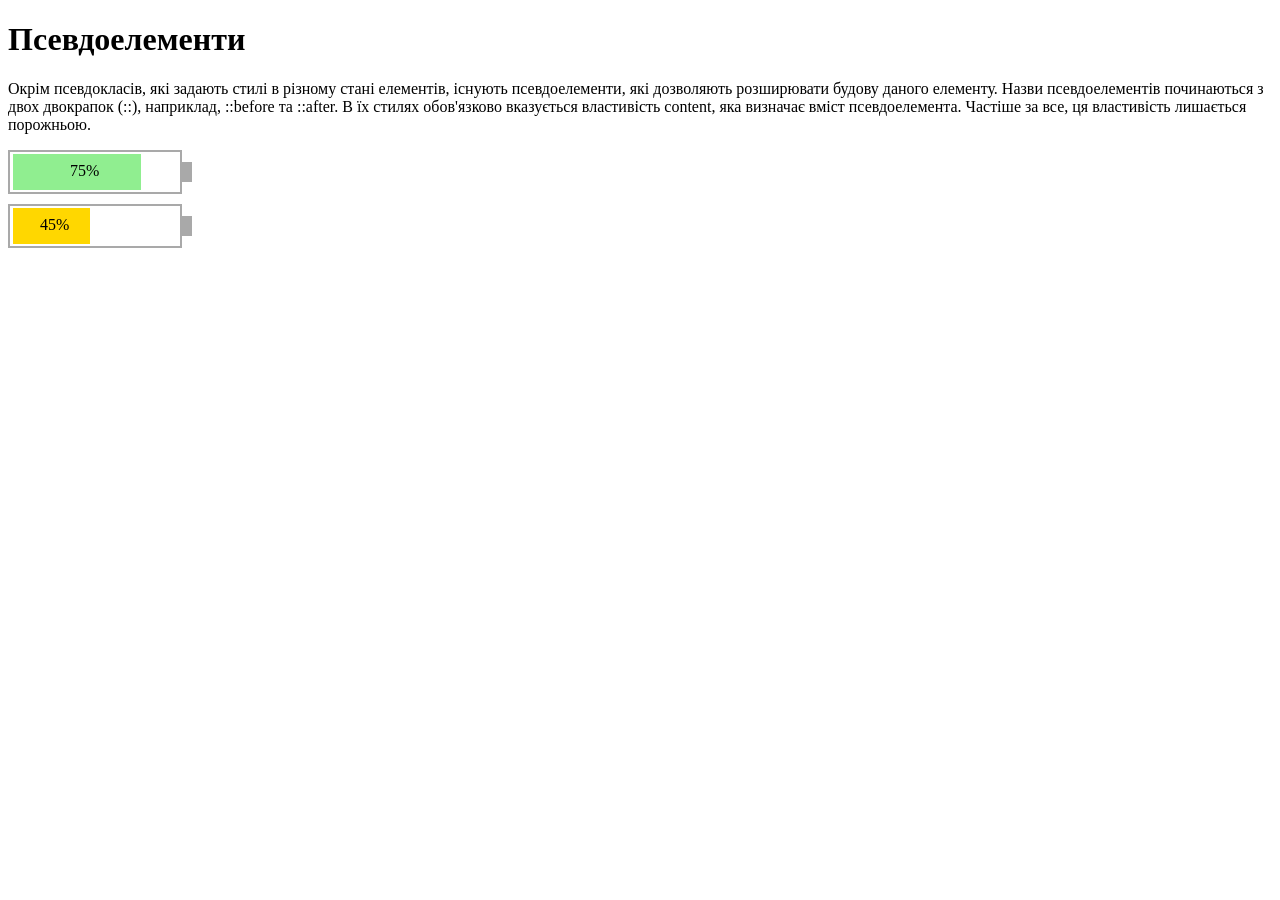
<file: battery.html>
<!DOCTYPE html>
<html lang="en">
<head>
    <meta charset="UTF-8">
    <meta name="viewport" content="width=device-width, initial-scale=1.0">
    <title>Pseudo Elements</title>
    <style>
        .battery {
            border: 2px solid darkgray;
            margin-top: 10px;
            position: relative;  /* відносний елемент - від нього буде відлік */
        }
        .battery::after {
            background-color: darkgray;
            content: "";
            position: absolute;  /* абсолютна позиція від найближчого позиціонованого предка */
            height: 20px;
            right: -12px;
            top: 10px;
            width: 10px;
        }        
        .full::before, .middle::before {
            content: "";
            display: block;
            height: 90%;
            left: 3px;
            position: absolute;
            top: 5%;
            z-index: -1;
        }   
        .full::before {
            background-color: lightgreen;
            width: 75%;
        }         
        .middle::before {
            background-color: gold;
            width: 45%;
        }
        .full {
            height: 20px;
            padding: 10px 60px;
            width: 50px;
        }
        .middle {
            height: 20px;
            padding: 10px 30px;
            width: 110px;
        }
    </style>
</head>
<body>
    <h1>Псевдоелементи</h1>
    <p>
        Окрім псевдокласів, які задають стилі в різному стані елементів,
        існують псевдоелементи, які дозволяють розширювати будову даного
        елементу. Назви псевдоелементів починаються з двох двокрапок (::), 
        наприклад, ::before та ::after.  В їх стилях обов'язково 
        вказується властивість content, яка визначає вміст псевдоелемента.
        Частіше за все, ця властивість лишається порожньою. 
    </p>
    <div class="battery full">75%</div>
    <div class="battery middle">45%</div>
</body>
</html>
</file>
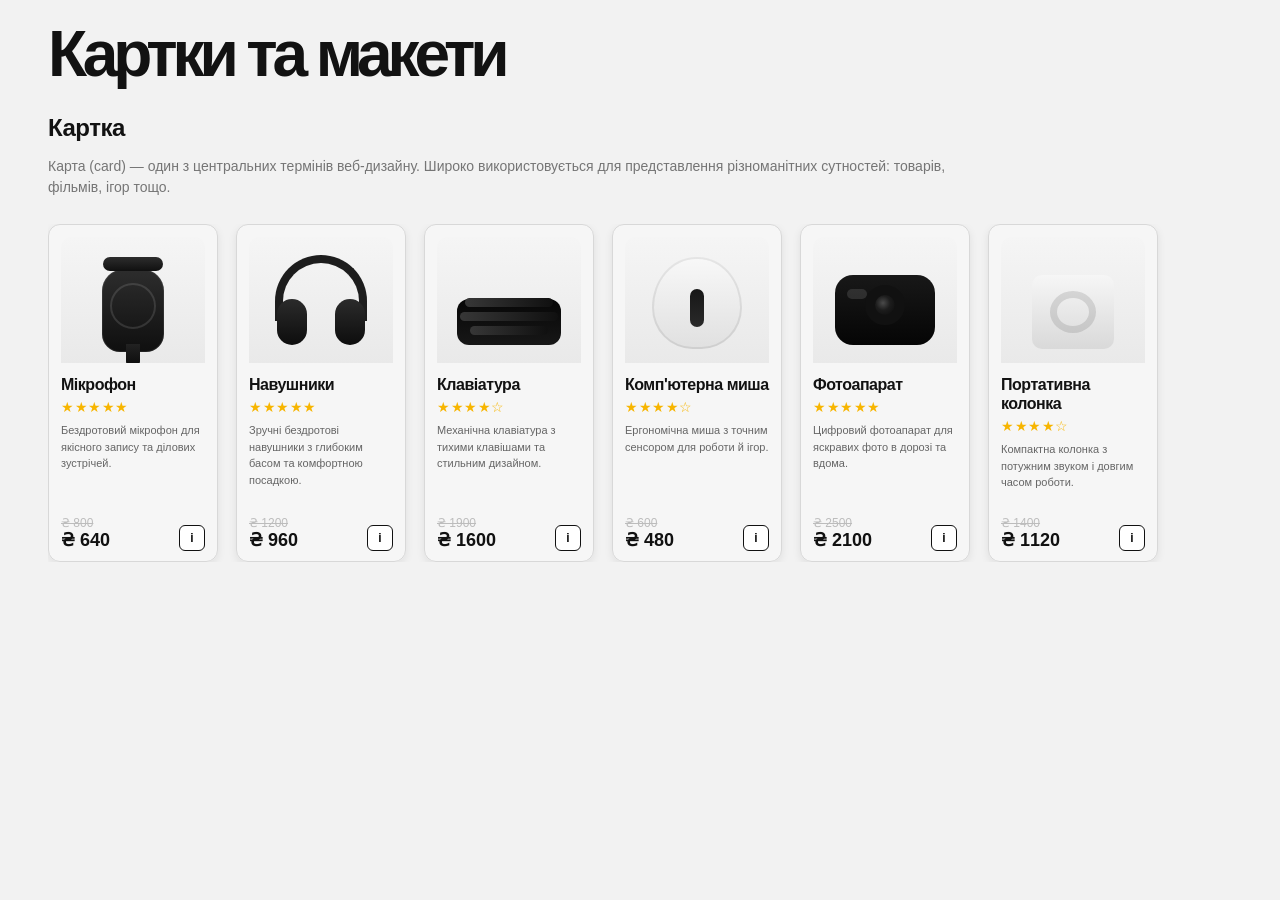
<file: cards.html>
<!DOCTYPE html>
<html lang="uk">
  <head>
    <meta charset="UTF-8" />
    <meta name="viewport" content="width=device-width, initial-scale=1.0" />
    <title>Товари</title>
    <link rel="preconnect" href="https://fonts.googleapis.com" />
    <link rel="preconnect" href="https://fonts.gstatic.com" crossorigin />
    <link
      href="https://fonts.googleapis.com/css2?family=Inter:wght@400;500;600;700;800;900&display=swap"
      rel="stylesheet"
    />
    <link rel="stylesheet" href="cards.css" />
  </head>
  <body>
    <main class="page-shell">
      <h1>Картки та макети</h1>

      <section class="catalog">
        <div class="catalog-header">
          <h2>Картка</h2>
        </div>

        <p class="catalog-copy">
          Карта (card) — один з центральних термінів веб-дизайну. Широко
          використовується для представлення різноманітних сутностей: товарів,
          фільмів, ігор тощо.
        </p>

        <div class="product-grid">
          <article class="product-card">
            <div class="product-visual mic">
              <div class="shape mic-body"></div>
              <div class="shape mic-detail"></div>
            </div>
            <h3>Мікрофон</h3>
            <div class="rating" aria-label="Рейтинг 4 з 5">★★★★★</div>
            <p>Бездротовий мікрофон для якісного запису та ділових зустрічей.</p>
            <div class="bottom-row">
              <div class="price-block">
                <div class="old-price">₴ 800</div>
                <div class="new-price">₴ 640</div>
              </div>
              <button class="buy-btn" aria-label="Купити">i</button>
            </div>
          </article>

          <article class="product-card">
            <div class="product-visual headphones">
              <div class="shape headband"></div>
              <div class="shape ear left"></div>
              <div class="shape ear right"></div>
            </div>
            <h3>Навушники</h3>
            <div class="rating" aria-label="Рейтинг 5 з 5">★★★★★</div>
            <p>Зручні бездротові навушники з глибоким басом та комфортною посадкою.</p>
            <div class="bottom-row">
              <div class="price-block">
                <div class="old-price">₴ 1200</div>
                <div class="new-price">₴ 960</div>
              </div>
              <button class="buy-btn" aria-label="Купити">i</button>
            </div>
          </article>

          <article class="product-card">
            <div class="product-visual keyboard">
              <div class="keyboard-body"></div>
              <div class="key-row one"></div>
              <div class="key-row two"></div>
              <div class="key-row three"></div>
            </div>
            <h3>Клавіатура</h3>
            <div class="rating" aria-label="Рейтинг 4 з 5">★★★★☆</div>
            <p>Механічна клавіатура з тихими клавішами та стильним дизайном.</p>
            <div class="bottom-row">
              <div class="price-block">
                <div class="old-price">₴ 1900</div>
                <div class="new-price">₴ 1600</div>
              </div>
              <button class="buy-btn" aria-label="Купити">i</button>
            </div>
          </article>

          <article class="product-card">
            <div class="product-visual mouse">
              <div class="mouse-body"></div>
              <div class="mouse-wheel"></div>
            </div>
            <h3>Комп'ютерна миша</h3>
            <div class="rating" aria-label="Рейтинг 4 з 5">★★★★☆</div>
            <p>Ергономічна миша з точним сенсором для роботи й ігор.</p>
            <div class="bottom-row">
              <div class="price-block">
                <div class="old-price">₴ 600</div>
                <div class="new-price">₴ 480</div>
              </div>
              <button class="buy-btn" aria-label="Купити">i</button>
            </div>
          </article>

          <article class="product-card">
            <div class="product-visual camera">
              <div class="camera-shell"></div>
              <div class="camera-lens"></div>
            </div>
            <h3>Фотоапарат</h3>
            <div class="rating" aria-label="Рейтинг 5 з 5">★★★★★</div>
            <p>Цифровий фотоапарат для яскравих фото в дорозі та вдома.</p>
            <div class="bottom-row">
              <div class="price-block">
                <div class="old-price">₴ 2500</div>
                <div class="new-price">₴ 2100</div>
              </div>
              <button class="buy-btn" aria-label="Купити">i</button>
            </div>
          </article>

          <article class="product-card accent-card">
            <div class="product-visual speaker">
              <div class="speaker-box"></div>
              <div class="speaker-ring"></div>
            </div>
            <h3>Портативна колонка</h3>
            <div class="rating" aria-label="Рейтинг 4 з 5">★★★★☆</div>
            <p>Компактна колонка з потужним звуком і довгим часом роботи.</p>
            <div class="bottom-row">
              <div class="price-block">
                <div class="old-price">₴ 1400</div>
                <div class="new-price">₴ 1120</div>
              </div>
              <button class="buy-btn" aria-label="Купити">i</button>
            </div>
          </article>
        </div>
      </section>
    </main>
  </body>
</html>
</file>
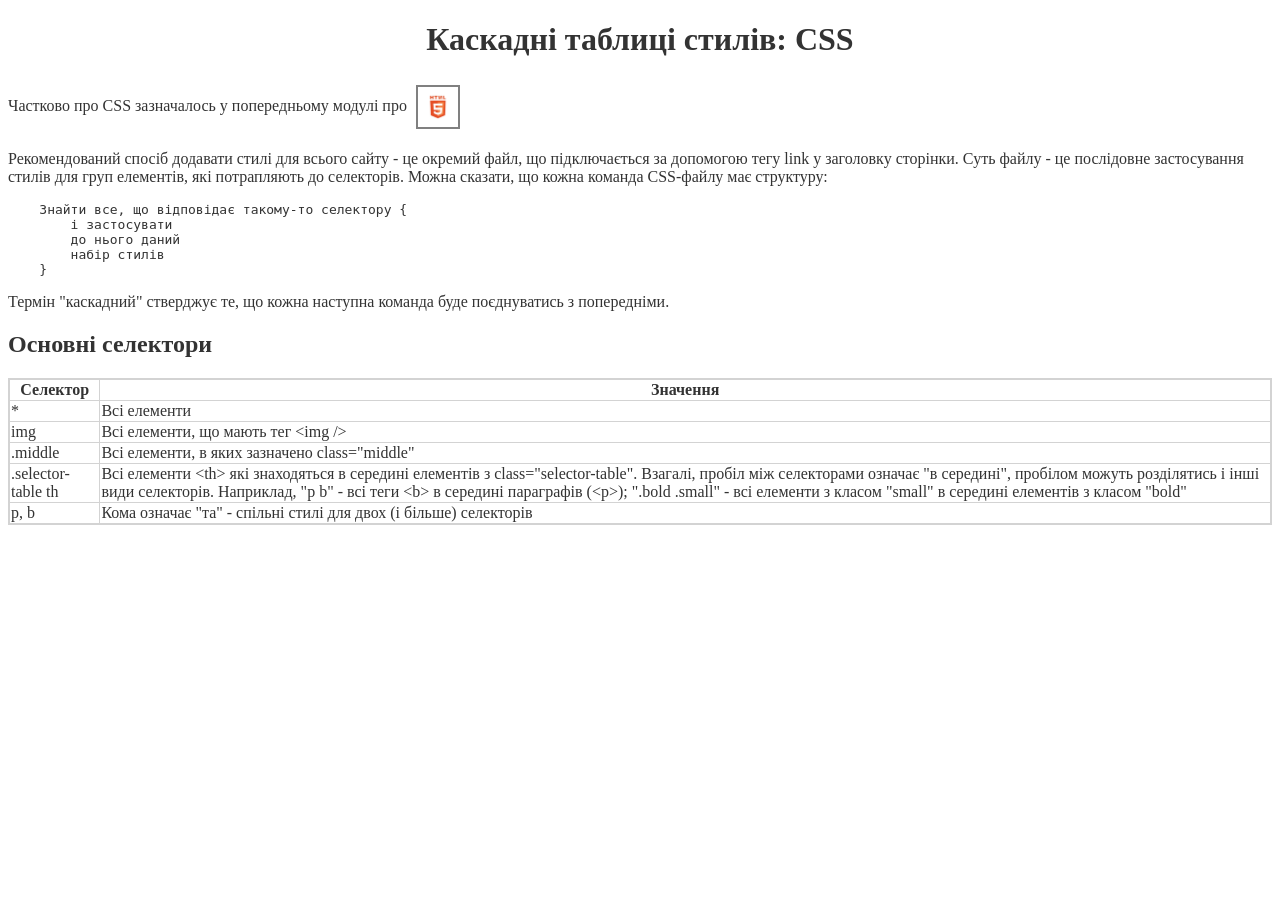
<file: css.html>
<!DOCTYPE html>
<html lang="en">
<head>
    <meta charset="UTF-8">
    <meta name="viewport" content="width=device-width, initial-scale=1.0">
    <title>CSS</title>
    <link rel="stylesheet" href="css.css" />
</head>
<body>
    <h1>Каскадні таблиці стилів: CSS</h1>
    <p>
        Частково про CSS зазначалось у попередньому модулі про
        <a href="intro.html">
            <img class="middle" src="html5.jpg" />
        </a>
    </p>
    <p>
        Рекомендований спосіб додавати стилі для всього сайту -
        це окремий файл, що підключається за допомогою тегу link
        у заголовку сторінки. Суть файлу - це послідовне застосування
        стилів для груп елементів, які потрапляють до селекторів. 
        Можна сказати, що кожна команда CSS-файлу має структуру:         
    </p>
<pre>
    Знайти все, що відповідає такому-то селектору {
        і застосувати
        до нього даний 
        набір стилів
    }
</pre>    
    <p>
        Термін "каскадний" стверджує те, що кожна наступна команда
        буде поєднуватись з попередніми.
    </p>
    <h2>Основні селектори</h2>
    <table class="selector-table">
        <thead>
            <tr> <th>Селектор</th> <th>Значення</th> </tr>
        </thead>
        <tbody>
            <tr> <td>*</td> <td>Всі елементи</td> </tr>
            <tr> 
                <td>img</td> 
                <td>Всі елементи, що мають тег &lt;img /&gt;</td> 
            </tr>
            <tr> 
                <td>.middle</td> 
                <td>Всі елементи, в яких зазначено class="middle"</td> 
            </tr>
            <tr> 
                <td>.selector-table th</td> 
                <td>Всі елементи &lt;th&gt; які знаходяться
                    в середині елементів з class="selector-table".
                    Взагалі, пробіл між селекторами означає "в середині", 
                    пробілом можуть розділятись і інші види селекторів. 
                    Наприклад, "p b" - всі теги &lt;b&gt; в середині
                    параграфів (&lt;p&gt;);
                    ".bold .small" - всі елементи з класом "small"
                    в середині елементів з класом "bold"
                </td> 
            </tr>
            <tr>
                <td>p, b</td>
                <td>Кома означає "та" - спільні стилі 
                    для двох (і більше) селекторів
                </td>
            </tr>
        </tbody>
    </table>
</body>
</html>
</file>
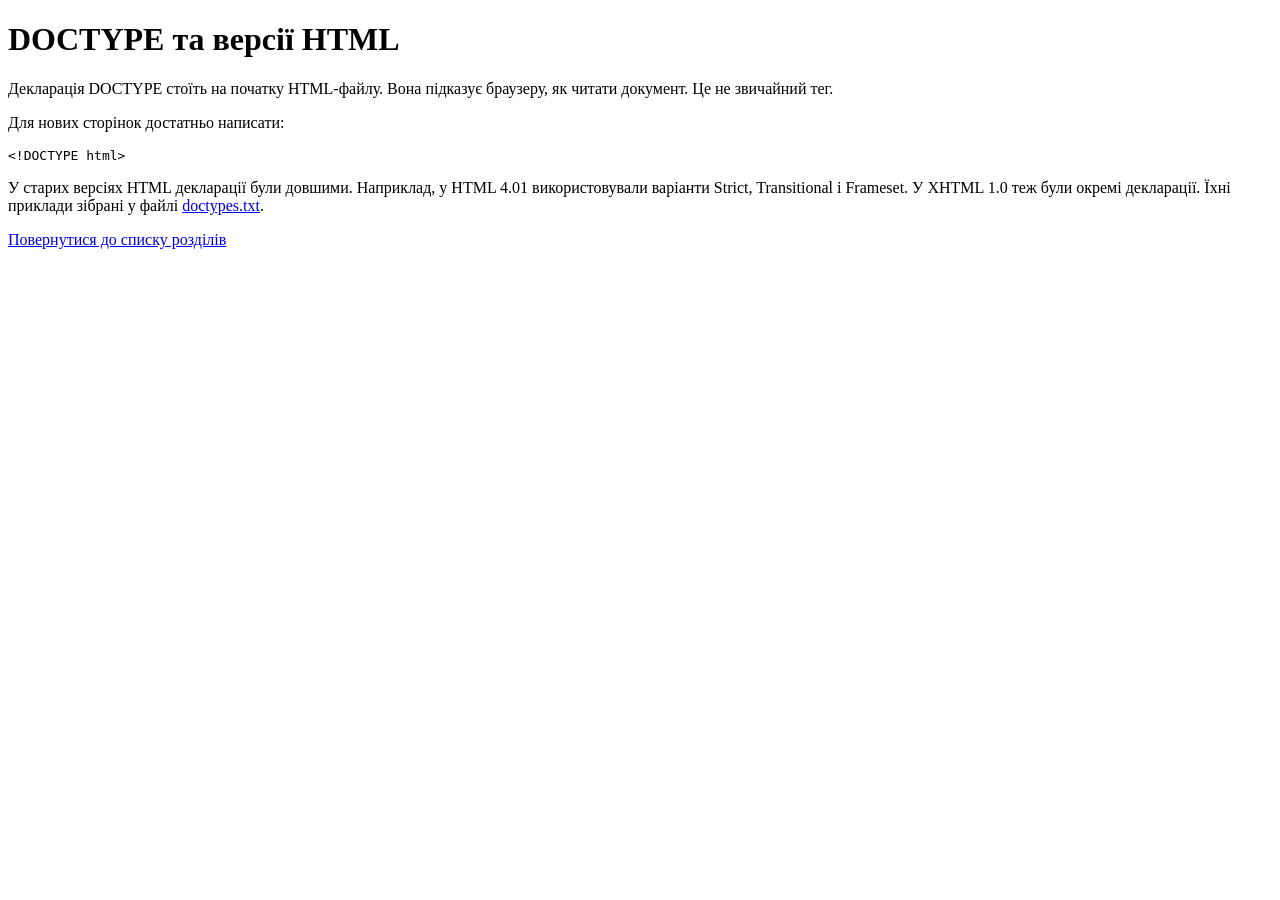
<file: doctypes.html>
<!DOCTYPE html>
<html lang="uk">
  <head>
    <meta charset="UTF-8" />
    <meta name="viewport" content="width=device-width, initial-scale=1.0" />
    <title>DOCTYPE та версії HTML</title>
  </head>
  <body>
    <h1>DOCTYPE та версії HTML</h1>
    <p>
      Декларація DOCTYPE стоїть на початку HTML-файлу. Вона підказує браузеру,
      як читати документ. Це не звичайний тег.
    </p>
    <p>Для нових сторінок достатньо написати:</p>
    <pre>&lt;!DOCTYPE html&gt;</pre>
    <p>
      У старих версіях HTML декларації були довшими. Наприклад, у HTML 4.01
      використовували варіанти Strict, Transitional і Frameset. У XHTML 1.0
      теж були окремі декларації. Їхні приклади зібрані у файлі
      <a href="doctypes.txt">doctypes.txt</a>.
    </p>
    <p><a href="index.html">Повернутися до списку розділів</a></p>
  </body>
</html>
</file>
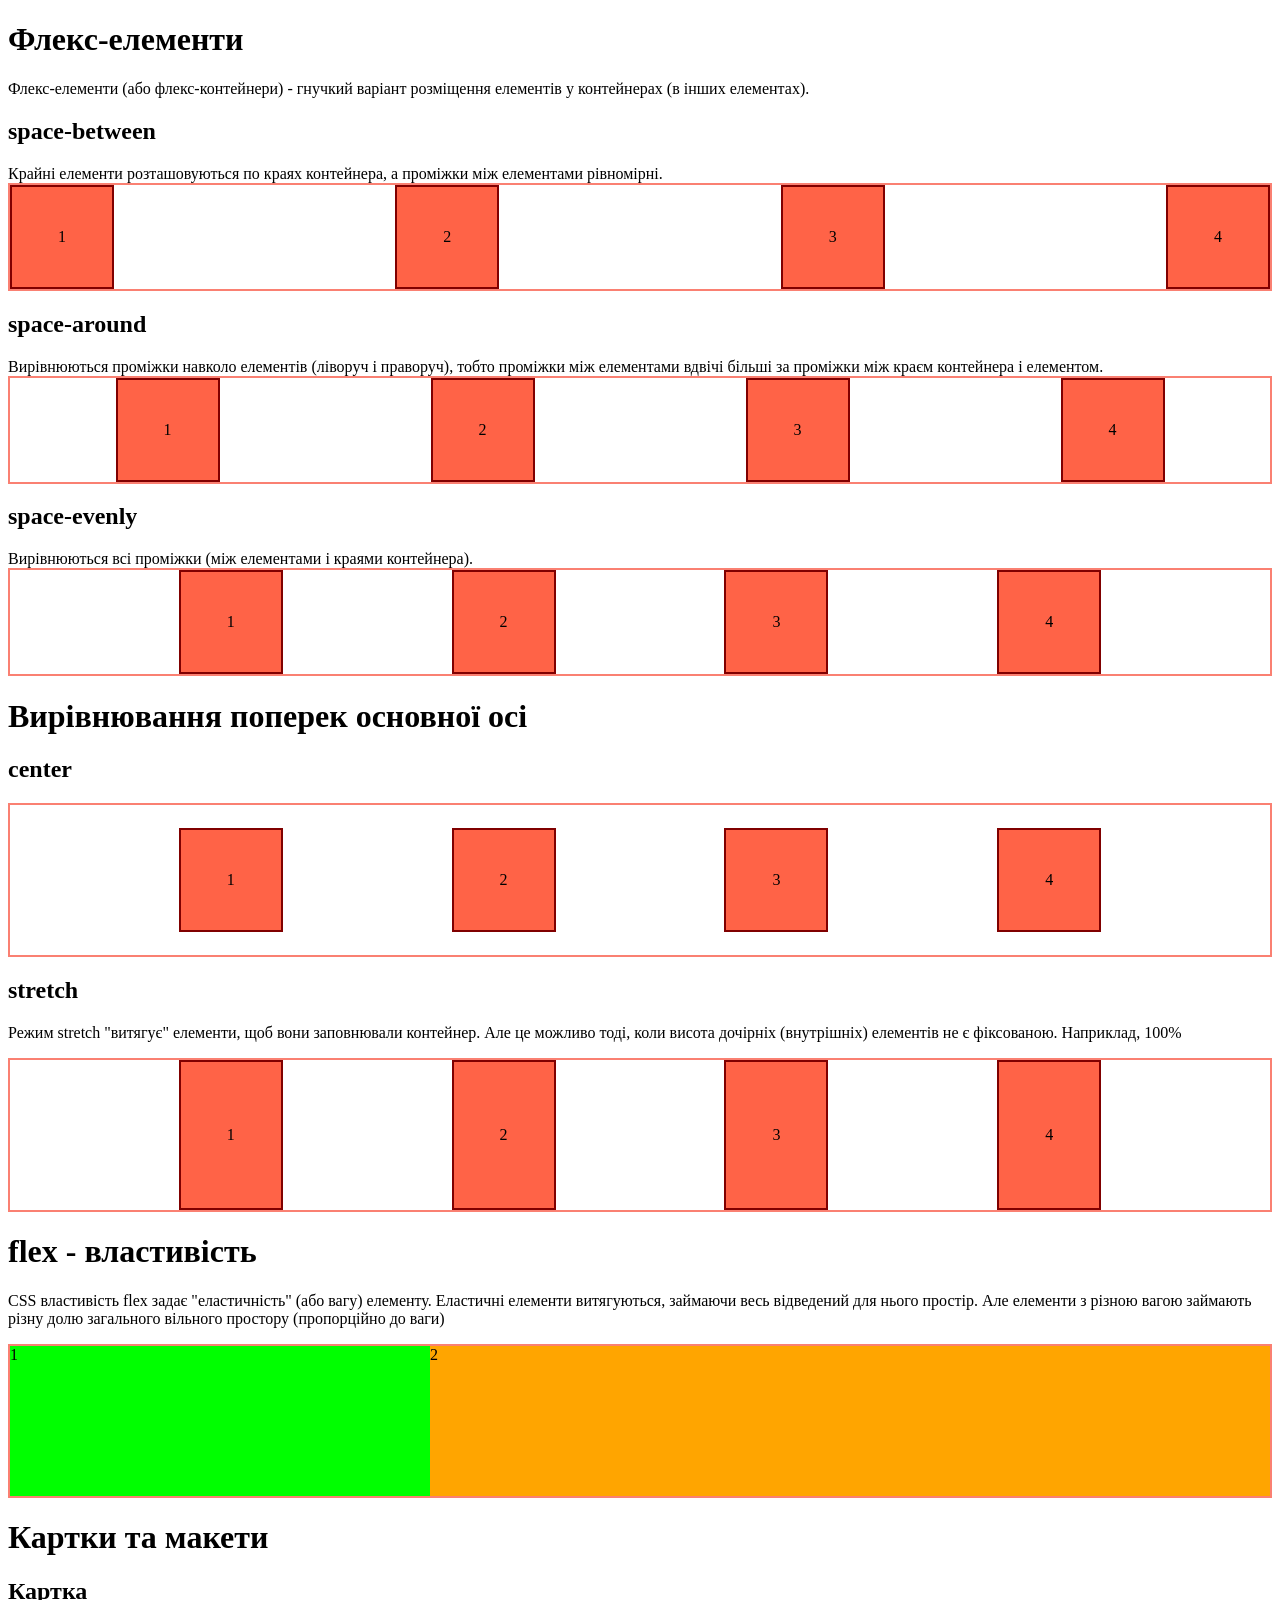
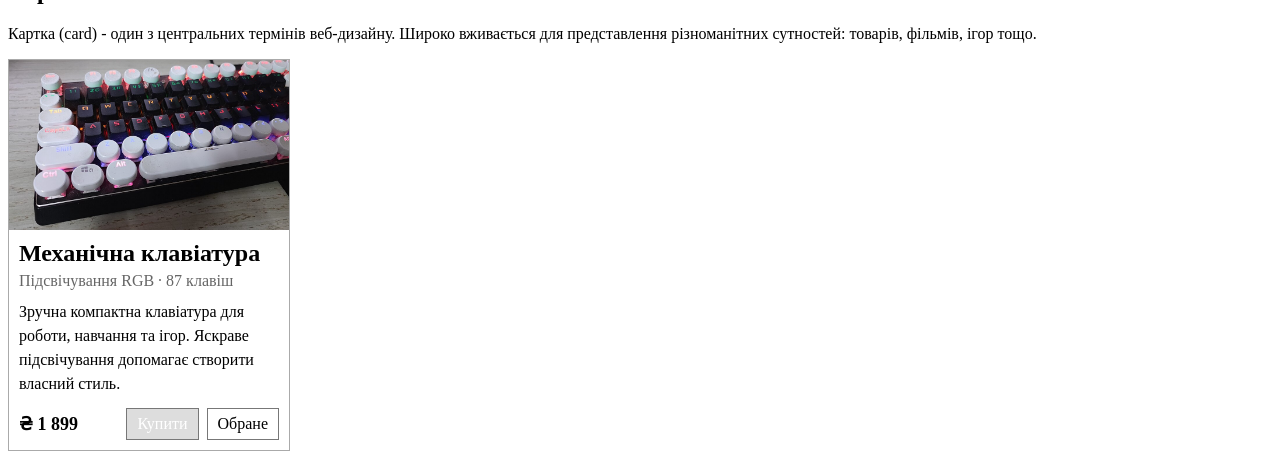
<file: flex.html>
<!DOCTYPE html>
<html lang="en">
<head>
    <meta charset="UTF-8">
    <meta name="viewport" content="width=device-width, initial-scale=1.0">
    <title>Flex</title>
    <link rel="stylesheet" href="flex.css" />
</head>
<body>
    <h1>Флекс-елементи</h1>
    <p>
        Флекс-елементи (або флекс-контейнери) - гнучкий варіант
        розміщення елементів у контейнерах (в інших елементах). 
    </p>

    <h2>space-between</h2>
    Крайні елементи розташовуються по краях контейнера, 
    а проміжки між елементами рівномірні.
    <div class="container j-between">
        <div class="item">1</div>
        <div class="item">2</div>
        <div class="item">3</div>
        <div class="item">4</div>
    </div>
    
    <h2>space-around</h2>
    Вирівнюються проміжки навколо елементів (ліворуч і праворуч), 
    тобто проміжки між елементами вдвічі більші за проміжки 
    між краєм контейнера і елементом.
    <div class="container j-around">
        <div class="item">1</div>
        <div class="item">2</div>
        <div class="item">3</div>
        <div class="item">4</div>
    </div>
    
    <h2>space-evenly</h2>
    Вирівнюються всі проміжки (між елементами і краями контейнера).
    <div class="container j-evenly">
        <div class="item">1</div>
        <div class="item">2</div>
        <div class="item">3</div>
        <div class="item">4</div>
    </div>

    <h1>Вирівнювання поперек основної осі</h1>
    <h2>center</h2>
    <div class="container h-150 j-evenly a-center">
        <div class="item">1</div>
        <div class="item">2</div>
        <div class="item">3</div>
        <div class="item">4</div>
    </div>

    <h2>stretch</h2>
    <p>
        Режим stretch "витягує" елементи, щоб вони заповнювали
        контейнер. Але це можливо тоді, коли висота дочірніх 
        (внутрішніх) елементів не є фіксованою. Наприклад, 100%
    </p>
    <div class="container h-150 j-evenly a-stretch">
        <div class="item h-auto">1</div>
        <div class="item h-auto">2</div>
        <div class="item h-auto">3</div>
        <div class="item h-auto">4</div>
    </div>

    <h1>flex - властивість</h1>
    <p>
        CSS властивість flex задає "еластичність" (або вагу)
        елементу. Еластичні елементи витягуються, займаючи весь
        відведений для нього простір. Але елементи з різною
        вагою займають різну долю загального вільного простору
        (пропорційно до ваги)
    </p>
    <div class="container h-150 j-evenly a-stretch">
        <div class="flex-1">1</div>
        <div class="flex-2">2</div>
    </div>
    <h1>Картки та макети</h1>
    <h2>Картка</h2>
    <p>
        Картка (card) - один з центральних термінів
        веб-дизайну. Широко вживається для представлення
        різноманітних сутностей: товарів, фільмів, ігор тощо.
    </p>
    <article class="card">
        <img class="card-image" src="keyboard.jpg" alt="Механічна клавіатура з підсвічуванням" />
        <div class="card-content">
            <h2 class="card-headline">Механічна клавіатура</h2>
            <p class="card-subhead">Підсвічування RGB · 87 клавіш</p>
            <p class="card-text">
                Зручна компактна клавіатура для роботи, навчання та ігор.
                Яскраве підсвічування допомагає створити власний стиль.
            </p>
            <div class="card-footer">
                <span class="card-price">₴ 1 899</span>
                <button class="card-button card-button-primary" type="button">Купити</button>
                <button class="card-button" type="button" aria-pressed="false">Обране</button>
            </div>
        </div>
    </article>
</body>
</html>
</file>
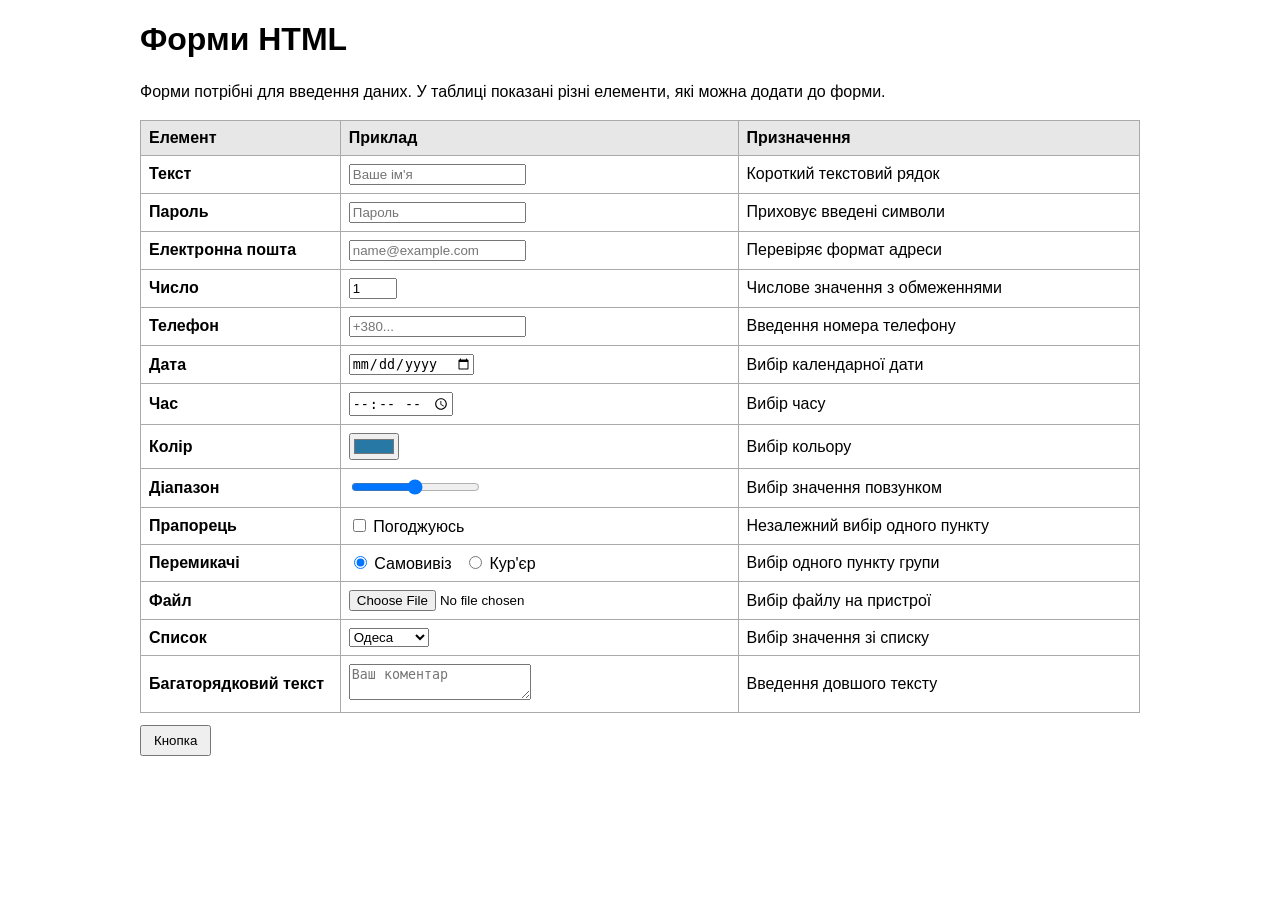
<file: forms.html>
<!DOCTYPE html>
<html lang="uk">
  <head>
    <meta charset="UTF-8" />
    <meta name="viewport" content="width=device-width, initial-scale=1.0" />
    <title>Форми HTML</title>
    <link rel="stylesheet" href="forms.css" />
  </head>
  <body>
    <main class="page">
      <h1>Форми HTML</h1>
      <p class="intro">
        Форми потрібні для введення даних. У таблиці показані різні елементи,
        які можна додати до форми.
      </p>

      <form>
        <table class="form-table">
          <thead>
            <tr>
              <th scope="col">Елемент</th>
              <th scope="col">Приклад</th>
              <th scope="col">Призначення</th>
            </tr>
          </thead>
          <tbody>
            <tr>
              <th scope="row">Текст</th>
              <td><input type="text" name="name" placeholder="Ваше ім'я" /></td>
              <td>Короткий текстовий рядок</td>
            </tr>
            <tr>
              <th scope="row">Пароль</th>
              <td><input type="password" name="password" placeholder="Пароль" /></td>
              <td>Приховує введені символи</td>
            </tr>
            <tr>
              <th scope="row">Електронна пошта</th>
              <td><input type="email" name="email" placeholder="name@example.com" /></td>
              <td>Перевіряє формат адреси</td>
            </tr>
            <tr>
              <th scope="row">Число</th>
              <td><input type="number" name="quantity" min="1" max="10" value="1" /></td>
              <td>Числове значення з обмеженнями</td>
            </tr>
            <tr>
              <th scope="row">Телефон</th>
              <td><input type="tel" name="phone" placeholder="+380..." /></td>
              <td>Введення номера телефону</td>
            </tr>
            <tr>
              <th scope="row">Дата</th>
              <td><input type="date" name="date" /></td>
              <td>Вибір календарної дати</td>
            </tr>
            <tr>
              <th scope="row">Час</th>
              <td><input type="time" name="time" /></td>
              <td>Вибір часу</td>
            </tr>
            <tr>
              <th scope="row">Колір</th>
              <td><input type="color" name="color" value="#2878a5" /></td>
              <td>Вибір кольору</td>
            </tr>
            <tr>
              <th scope="row">Діапазон</th>
              <td><input type="range" name="volume" min="0" max="100" value="50" /></td>
              <td>Вибір значення повзунком</td>
            </tr>
            <tr>
              <th scope="row">Прапорець</th>
              <td><label><input type="checkbox" name="agreement" /> Погоджуюсь</label></td>
              <td>Незалежний вибір одного пункту</td>
            </tr>
            <tr>
              <th scope="row">Перемикачі</th>
              <td>
                <label><input type="radio" name="delivery" value="pickup" checked /> Самовивіз</label>
                <label><input type="radio" name="delivery" value="courier" /> Кур'єр</label>
              </td>
              <td>Вибір одного пункту групи</td>
            </tr>
            <tr>
              <th scope="row">Файл</th>
              <td><input type="file" name="attachment" /></td>
              <td>Вибір файлу на пристрої</td>
            </tr>
            <tr>
              <th scope="row">Список</th>
              <td>
                <select name="city">
                  <option value="odesa">Одеса</option>
                  <option value="mykolaiv">Миколаїв</option>
                  <option value="vinnytsia">Вінниця</option>
                </select>
              </td>
              <td>Вибір значення зі списку</td>
            </tr>
            <tr>
              <th scope="row">Багаторядковий текст</th>
              <td><textarea name="comment" rows="2" placeholder="Ваш коментар"></textarea></td>
              <td>Введення довшого тексту</td>
            </tr>
          </tbody>
        </table>
        <button class="demo-button" type="button">Кнопка</button>
      </form>
    </main>
  </body>
</html>
</file>
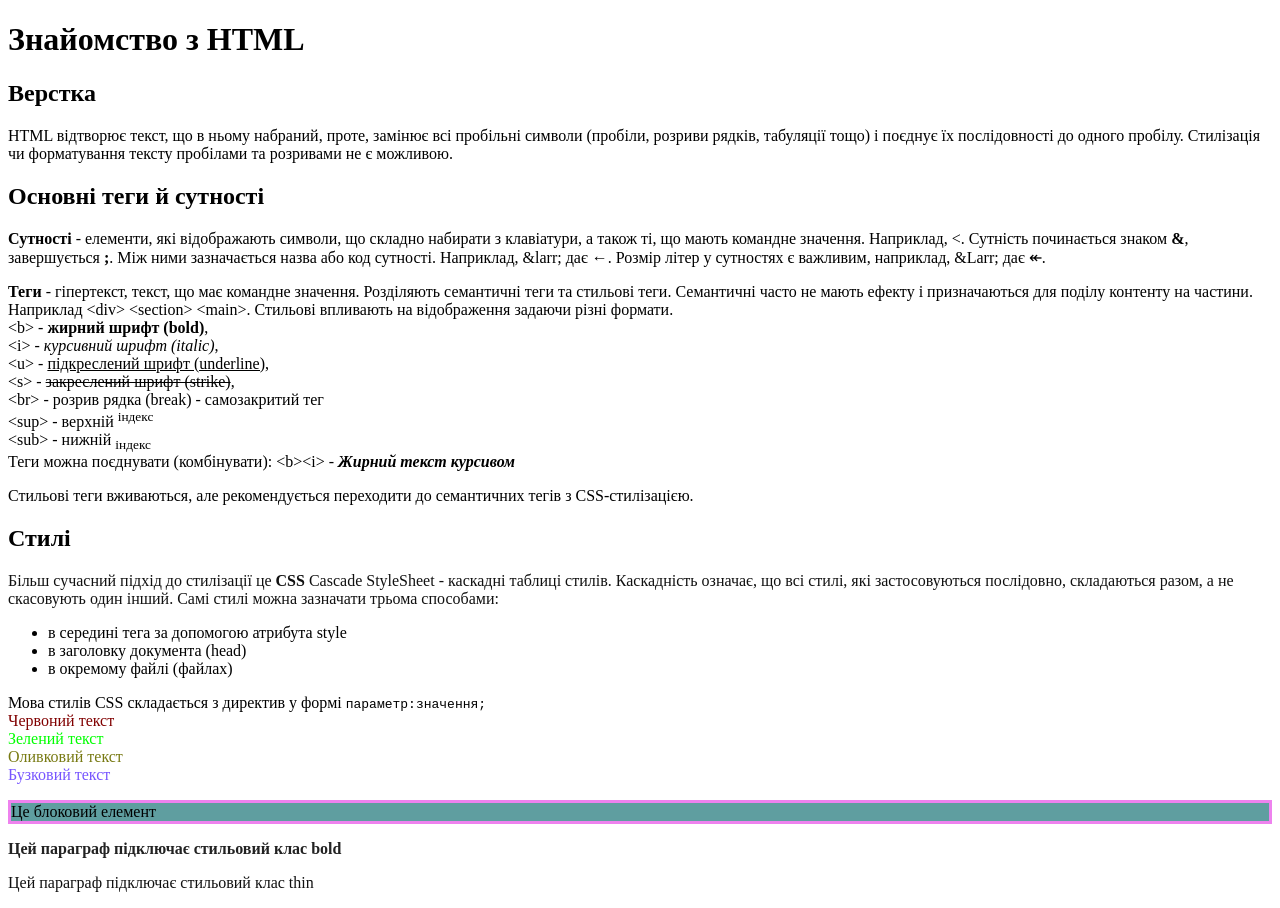
<file: intro.html>
<!DOCTYPE html>
<html lang="en">
<head>
    <meta charset="UTF-8">
    <meta name="viewport" content="width=device-width, initial-scale=1.0">
    <title>Вступ</title>
    <style>
        .bold {
            color: #222;
            font-weight: 800;
        }
        .thin {
            color: #111;
            font-weight: 100;
        }
    </style>
</head>
<body>
    <h1>Знайомство з HTML</h1>
    <h2>Верстка</h2>
    <p>
        HTML відтворює текст, що в ньому набраний, проте, замінює всі 
        пробільні символи (пробіли, розриви рядків, табуляції тощо) і 
        поєднує їх послідовності до одного пробілу. Стилізація чи 
        форматування тексту пробілами та розривами не є можливою.
    </p>
    <h2>Основні теги й сутності</h2>
    <p>
        <b>Сутності</b> - елементи, які відображають символи, що
        складно набирати з клавіатури, а також ті, що мають командне значення. 
        Наприклад, &lt;. Сутність починається знаком <b>&amp;</b>,
        завершується <b>;</b>. Між ними зазначається назва або код
        сутності. Наприклад, &amp;larr; дає &larr;. Розмір літер у сутностях
        є важливим, наприклад, &amp;Larr; дає &Larr;.
    </p>
    <p>
        <b>Теги</b> - гіпертекст, текст, що має командне значення. 
        Розділяють семантичні теги та стильові теги. Семантичні часто 
        не мають ефекту і призначаються для поділу контенту на частини. 
        Наприклад &lt;div&gt; &lt;section&gt; &lt;main&gt;. 
        Стильові впливають на відображення задаючи різні формати. <br>
        &lt;b&gt; - <b>жирний шрифт (bold)</b>, <br>
        &lt;i&gt; - <i>курсивний шрифт (italic)</i>, <br>
        &lt;u&gt; - <u>підкреслений шрифт (underline)</u>, <br>
        &lt;s&gt; - <s>закреслений шрифт (strike)</s>, <br/>
        &lt;br&gt; - розрив рядка (break) - самозакритий тег<br/>
        &lt;sup&gt; - верхній <sup>індекс</sup> <br/>
        &lt;sub&gt; - нижній <sub>індекс</sub> <br/>
        Теги можна поєднувати (комбінувати):
        &lt;b&gt;&lt;i&gt; - <b><i>Жирний текст курсивом</i></b>
    </p>
    <p>
        Стильові теги вживаються, але рекомендується переходити до 
        семантичних тегів з CSS-стилізацією.
    </p>
    <h2>Стилі</h2>
    <p class="thin">
        Більш сучасний підхід до стилізації це <b>CSS</b> Cascade StyleSheet - 
        каскадні таблиці стилів. Каскадність означає, що всі стилі, які 
        застосовуються послідовно, складаються разом, а не скасовують один інший. 
        Самі стилі можна зазначати трьома способами:
    </p>
    <ul> <!-- Unordered list - маркований (ненумерований) перелік -->
        <li>в середині тега за допомогою атрибута style</li>
        <li>в заголовку документа (head)</li>
        <li>в окремому файлі (файлах)</li>
    </ul>
    <p>
        Мова стилів CSS складається з директив у формі 
        <code>параметр:значення;</code>
        <br/>
        <!-- span - абсолютно нейтральний тег, нічого не додає, тільки формує блок -->
        <span style="color:maroon">Червоний текст</span> <br/>
        <span style="color:lime">Зелений текст</span> <br/>
        <span style="color:rgb(120, 122, 19)">Оливковий текст</span> <br/>
        <span style="color:#7755ff">Бузковий текст</span> <br/>
        <!-- 00 01 02 .. 09 0a 0b .. 0f 10 11 .. 19 1a .. 1f 20 .. 9f a0 a1 .. ff
        RGB - система кольоротворення - будь-який колір можна скласти з 
        трьох базових кольорів
        історично колір задавався трьома цифрами, наприклад, 0f0 - чистий зелений
        555 - порівну компонентів - сірий колір від 000(чорний) до fff(білий)
        такі кольори також називають "безпечними" 
        З розвитком ІТ точність компонент збільшилась і задається двома цифрами
        якщо величина мала, то дописується перший 0
        000000(чорний) ffffff(білий) 0a0a0a(темний сірий майже чорний)
        0000ff - чистий синій
        -->
    </p>
    <!-- div (division) нейтральний тег, але блоковий - формується з нового рядка
     З цієї точки зору теги поділяють на рядкові (inline), блокові (block)
     та комбіновані (inline-block). Рядкові не регулюють розміри і вставляються
     у текст, блокові формуються з нового рядка і, якщо не зазначити інше,
     займають усю ширину сторінки. Комбіновані вставляються в текст, але 
     можуть регулювати розміри. -->
    <!-- деякі стильові параметри є збірними - поєднують декілька значень,
      що розділяються через пробіл. -->
    <!-- Розмірність величин: 
     1px - піксель, мінімальна відстань на екрані,
     1vw - 1% від ширини вкладки (viewport width)
     1vh - 1% від висоти
     1em - висота літери "М" - поширене для текстів
     1% - відсоток від батьківського елемента
     Приклади запису кольорів у RGB та шістнадцятковій системі:
     <a href="rgb.html">окрема сторінка про кольори</a>.
      -->
    <div style="background-color: cadetblue; border: 3px solid violet">Це блоковий елемент</div>
    <p class="bold">Цей параграф підключає стильовий клас bold</p>
    <p class="thin">Цей параграф підключає стильовий клас thin</p>
</body>
</html>
</file>
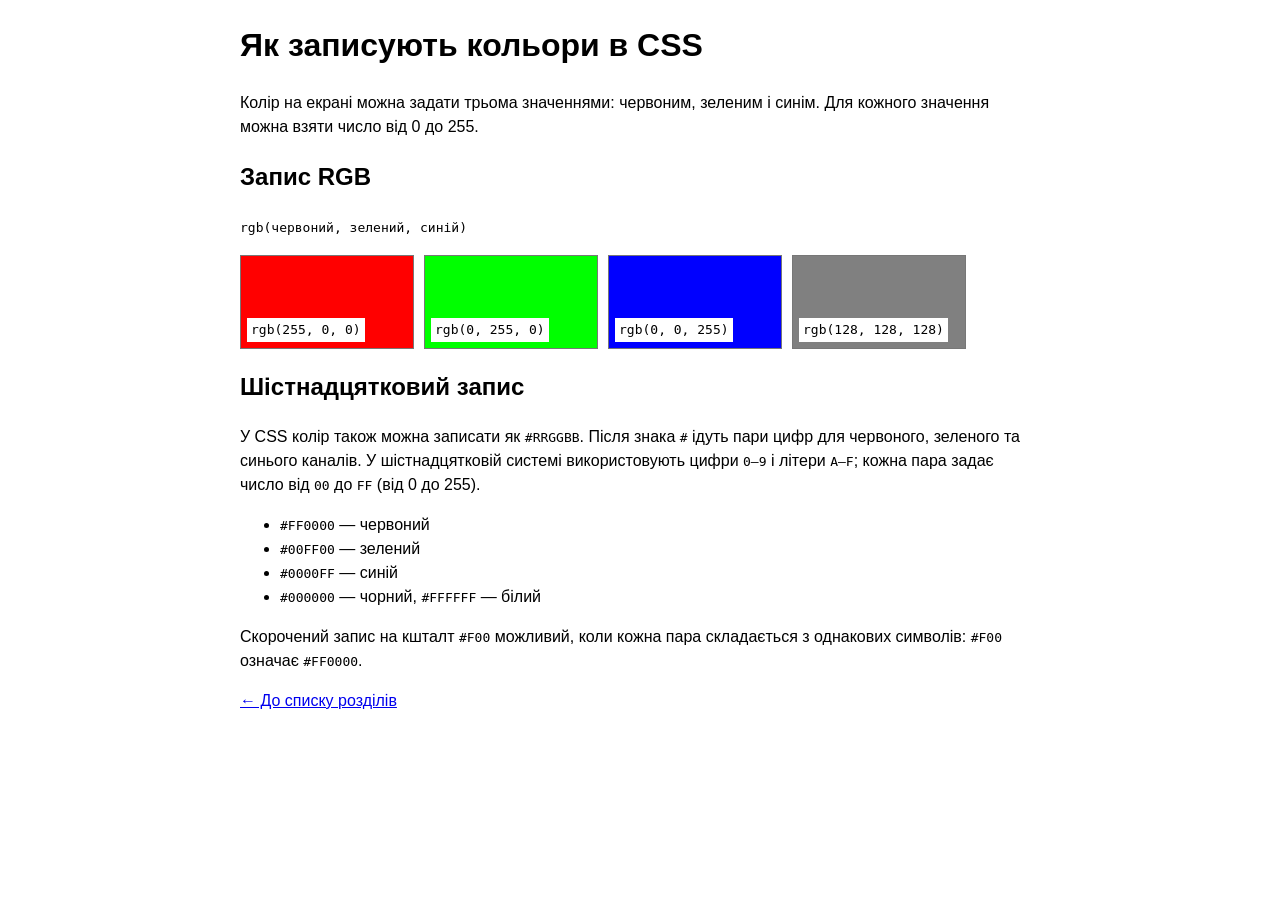
<file: rgb.html>
<!DOCTYPE html>
<html lang="uk">
  <head>
    <meta charset="UTF-8" />
    <meta name="viewport" content="width=device-width, initial-scale=1.0" />
    <title>Кольори RGB та HEX</title>
    <link rel="stylesheet" href="rgb.css" />
  </head>
  <body>
    <main class="page">
      <h1>Як записують кольори в CSS</h1>
      <p>
        Колір на екрані можна задати трьома значеннями: червоним, зеленим і
        синім. Для кожного значення можна взяти число від 0 до 255.
      </p>

      <section>
        <h2>Запис RGB</h2>
        <p><code>rgb(червоний, зелений, синій)</code></p>
        <div class="color-grid">
          <div class="swatch red"><span>rgb(255, 0, 0)</span></div>
          <div class="swatch green"><span>rgb(0, 255, 0)</span></div>
          <div class="swatch blue"><span>rgb(0, 0, 255)</span></div>
          <div class="swatch gray"><span>rgb(128, 128, 128)</span></div>
        </div>
      </section>

      <section>
        <h2>Шістнадцятковий запис</h2>
        <p>
          У CSS колір також можна записати як <code>#RRGGBB</code>. Після знака
          <code>#</code> ідуть пари цифр для червоного, зеленого та синього
          каналів. У шістнадцятковій системі використовують цифри
          <code>0–9</code> і літери <code>A–F</code>; кожна пара задає число від
          <code>00</code> до <code>FF</code> (від 0 до 255).
        </p>
        <ul>
          <li><code>#FF0000</code> — червоний</li>
          <li><code>#00FF00</code> — зелений</li>
          <li><code>#0000FF</code> — синій</li>
          <li><code>#000000</code> — чорний, <code>#FFFFFF</code> — білий</li>
        </ul>
        <p>
          Скорочений запис на кшталт <code>#F00</code> можливий, коли кожна
          пара складається з однакових символів: <code>#F00</code> означає
          <code>#FF0000</code>.
        </p>
      </section>

      <a class="back-link" href="index.html">← До списку розділів</a>
    </main>
  </body>
</html>
</file>
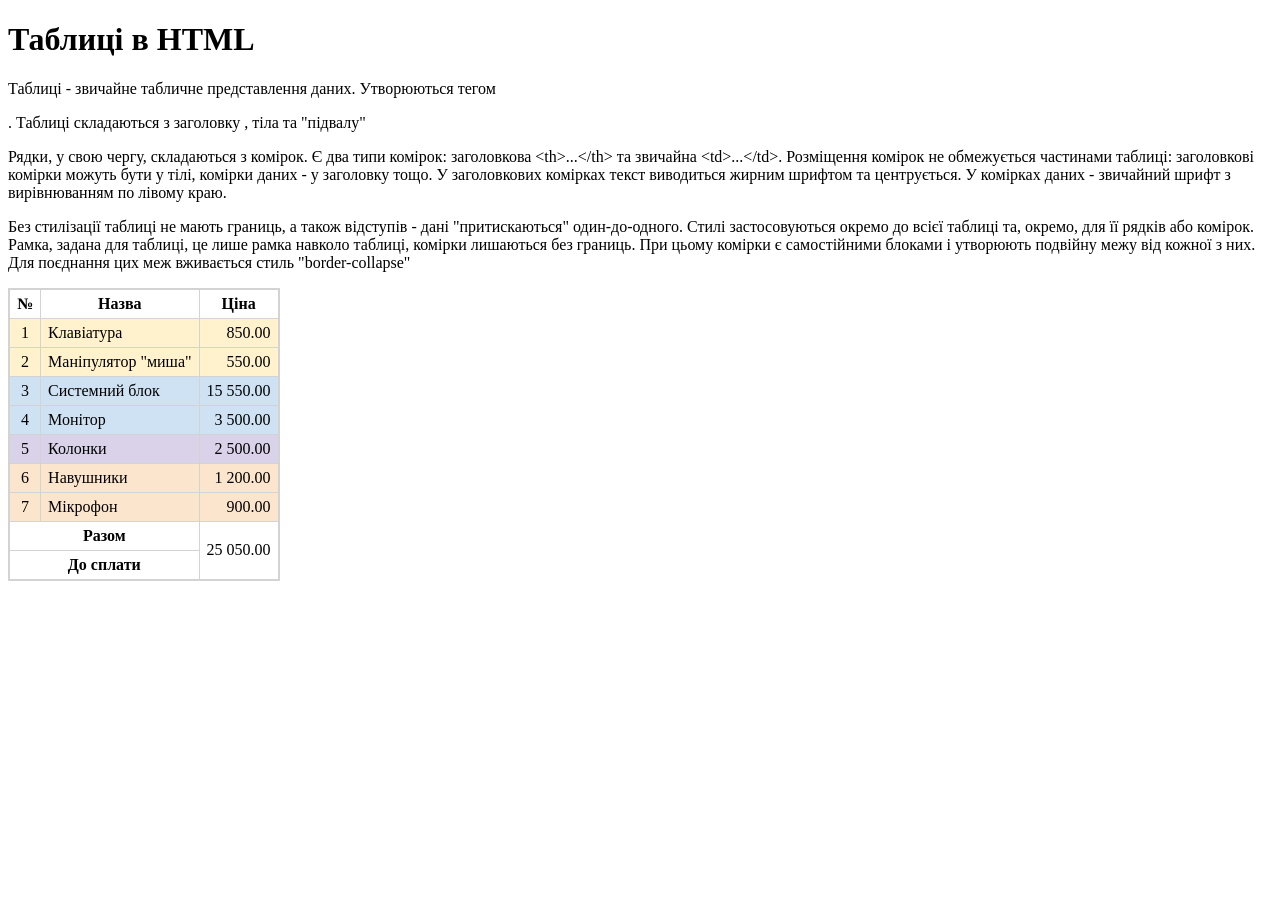
<file: tabels.html>
<!DOCTYPE html>
<html lang="uk">
<head>
    <meta charset="UTF-8">
    <meta name="viewport" content="width=device-width, initial-scale=1.0">
    <title>Таблиці</title>
    <link rel="stylesheet" href="tabels.css" />
</head>
<body>
    <h1>Таблиці в HTML</h1>
    <p>
        Таблиці - звичайне табличне представлення даних.
    Утворюються тегом <table>.
    Таблиці складаються з заголовку <thead>, тіла
    та "підвалу"
    </p>
    <p>
    Рядки, у свою чергу, складаються з комірок. Є два типи комірок:
    заголовкова &lt;th&gt;...&lt;/th&gt;
    та звичайна &lt;td&gt;...&lt;/td&gt;. Розміщення комірок не
    обмежується частинами таблиці: заголовкові комірки можуть бути у тілі,
    комірки даних - у заголовку тощо. У заголовкових комірках
    текст виводиться жирним шрифтом та центрується. У комірках даних -
    звичайний шрифт з вирівнюванням по лівому краю.
    </p>
    <p>
        Без стилізації таблиці не мають границь, а також відступів - дані
        "притискаються" один-до-одного. Стилі застосовуються окремо до всієї
        таблиці та, окремо, для її рядків або комірок. Рамка, задана для
        таблиці, це лише рамка навколо таблиці, комірки лишаються без границь.
        При цьому комірки є самостійними блоками і утворюють подвійну межу
        від кожної з них. Для поєднання цих меж вживається стиль
        "border-collapse"
    </p>
    <table class="product-table">
        <thead>
            <tr>
                <th>№</th>
                <th>Назва</th>
                <th>Ціна</th>
            </tr>
        </thead>
        <tbody>
            <tr>
                <td>1</td>
                <td>Клавіатура</td>
                <td>850.00</td>
            </tr>
            <tr>
                <td>2</td>
                <td>Маніпулятор "миша"</td>
                <td>550.00</td>
            </tr>
            <tr>
                <td>3</td>
                <td>Системний блок</td>
                <td>15 550.00</td>
            </tr>
            <tr>
                <td>4</td>
                <td>Монітор</td>
                <td>3 500.00</td>
            </tr>
            <tr>
                <td>5</td>
                <td>Колонки</td>
                <td>2 500.00</td>
            </tr>
            <tr>
                <td>6</td>
                <td>Навушники</td>
                <td>1 200.00</td>
            </tr>
            <tr>
                <td>7</td>
                <td>Мікрофон</td>
                <td>900.00</td>
            </tr>
        </tbody>
        <tfoot>
            <tr>
                <th colspan="2">Разом</th>
                <td rowspan="2">25 050.00</td>
            </tr>
            <tr>
                <th colspan="2">До сплати</th>
            </tr>
        </tfoot>
    </table>
</body>
</html>
</file>
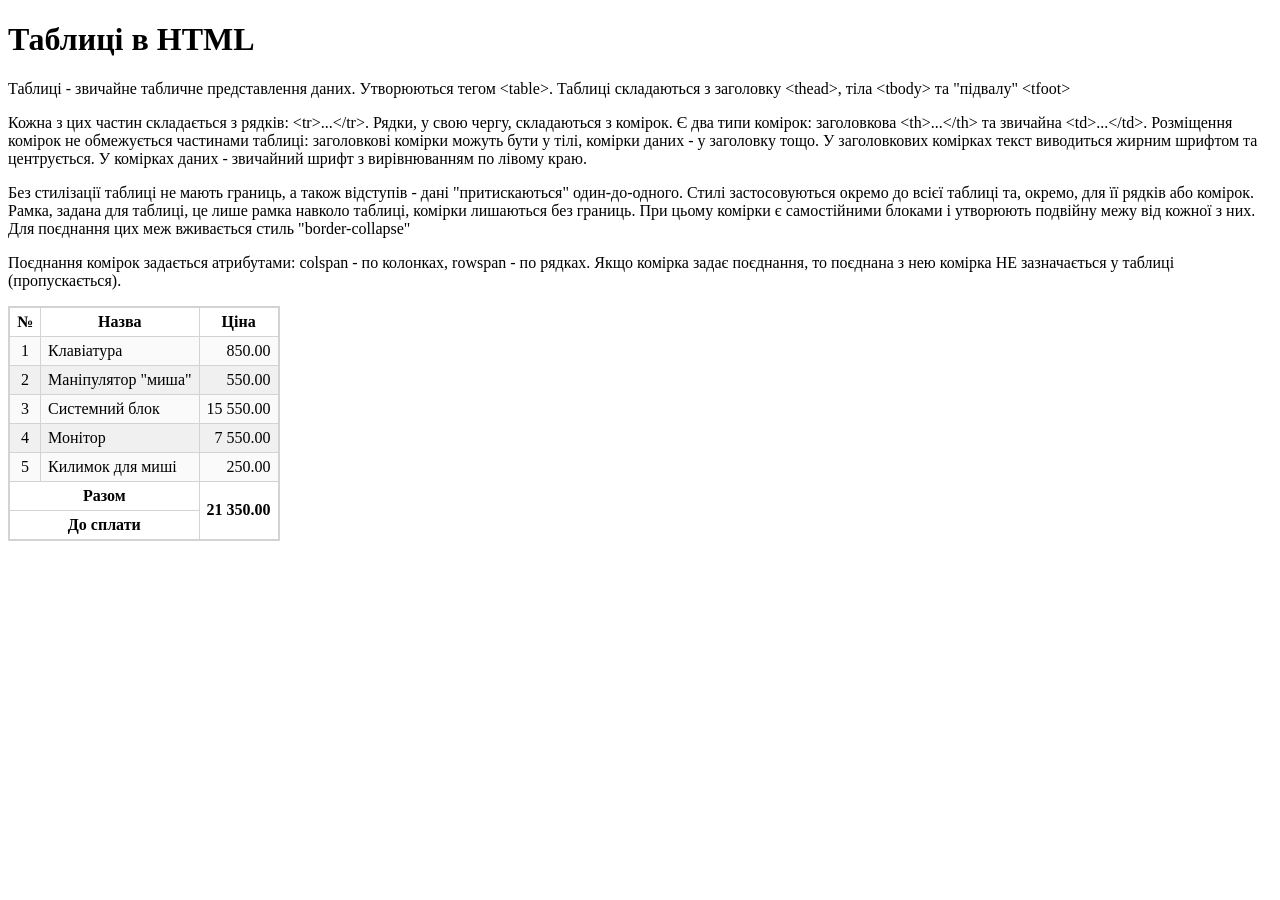
<file: tables.html>
<!DOCTYPE html>
<html lang="en">
<head>
    <meta charset="UTF-8">
    <meta name="viewport" content="width=device-width, initial-scale=1.0">
    <title>Таблиці</title>
    <link rel="stylesheet" href="tables.css" />
</head>
<body>
    <h1>Таблиці в HTML</h1>
    <p>
        Таблиці - звичайне табличне представлення даних. 
        Утворюються тегом &lt;table&gt;. 
        Таблиці складаються з заголовку &lt;thead&gt;, 
        тіла &lt;tbody&gt;
        та "підвалу" &lt;tfoot&gt;
    </p>
    <p>
        Кожна з цих частин складається з рядків: &lt;tr&gt;...&lt;/tr&gt;. 
        Рядки, у свою чергу, складаються з комірок. Є два типи комірок:
        заголовкова &lt;th&gt;...&lt;/th&gt;
        та звичайна &lt;td&gt;...&lt;/td&gt;. Розміщення комірок не 
        обмежується частинами таблиці: заголовкові комірки можуть бути у тілі,
        комірки даних - у заголовку тощо. У заголовкових комірках 
        текст виводиться жирним шрифтом та центрується. У комірках даних - 
        звичайний шрифт з вирівнюванням по лівому краю.
    </p>
    <p>
        Без стилізації таблиці не мають границь, а також відступів - дані
        "притискаються" один-до-одного. 
        Стилі застосовуються окремо до всієї таблиці та, окремо, для її
        рядків або комірок. Рамка, задана для таблиці, це лише рамка
        навколо таблиці, комірки лишаються без границь. При цьому комірки
        є самостійними блоками і утворюють подвійну межу від кожної з них. 
        Для поєднання цих меж вживається стиль "border-collapse"
    </p>
    <p>
        Поєднання комірок задається атрибутами: colspan - по колонках, 
        rowspan - по рядках. Якщо комірка задає поєднання, то поєднана з нею
        комірка НЕ зазначається у таблиці (пропускається). 
    </p>
    <table class="product-table">
        <thead>
            <tr>
                <th>№</th>
                <th>Назва</th>
                <th>Ціна</th>    
            </tr>
        </thead>
        <tbody>
            <tr>
                <td>1</td>
                <td>Клавіатура</td>
                <td>850.00</td>
            </tr>
            <tr>
                <td>2</td>
                <td>Маніпулятор "миша"</td>
                <td>550.00</td>
            </tr>
            <tr>
                <td>3</td>
                <td>Системний блок</td>
                <td>15 550.00</td>
            </tr>
            <tr>
                <td>4</td>
                <td>Монітор</td>
                <td>7 550.00</td>
            </tr>
            <tr>
                <td>5</td>
                <td>Килимок для миші</td>
                <td>250.00</td>
            </tr>
        </tbody>
        <tfoot>
            <tr>
                <th colspan="2">Разом</th>
                <th rowspan="2">21 350.00</th>
            </tr>
            <tr>
                <th colspan="2">До сплати</th>
            </tr>
        </tfoot>
    </table>
</body>
</html>
</file>
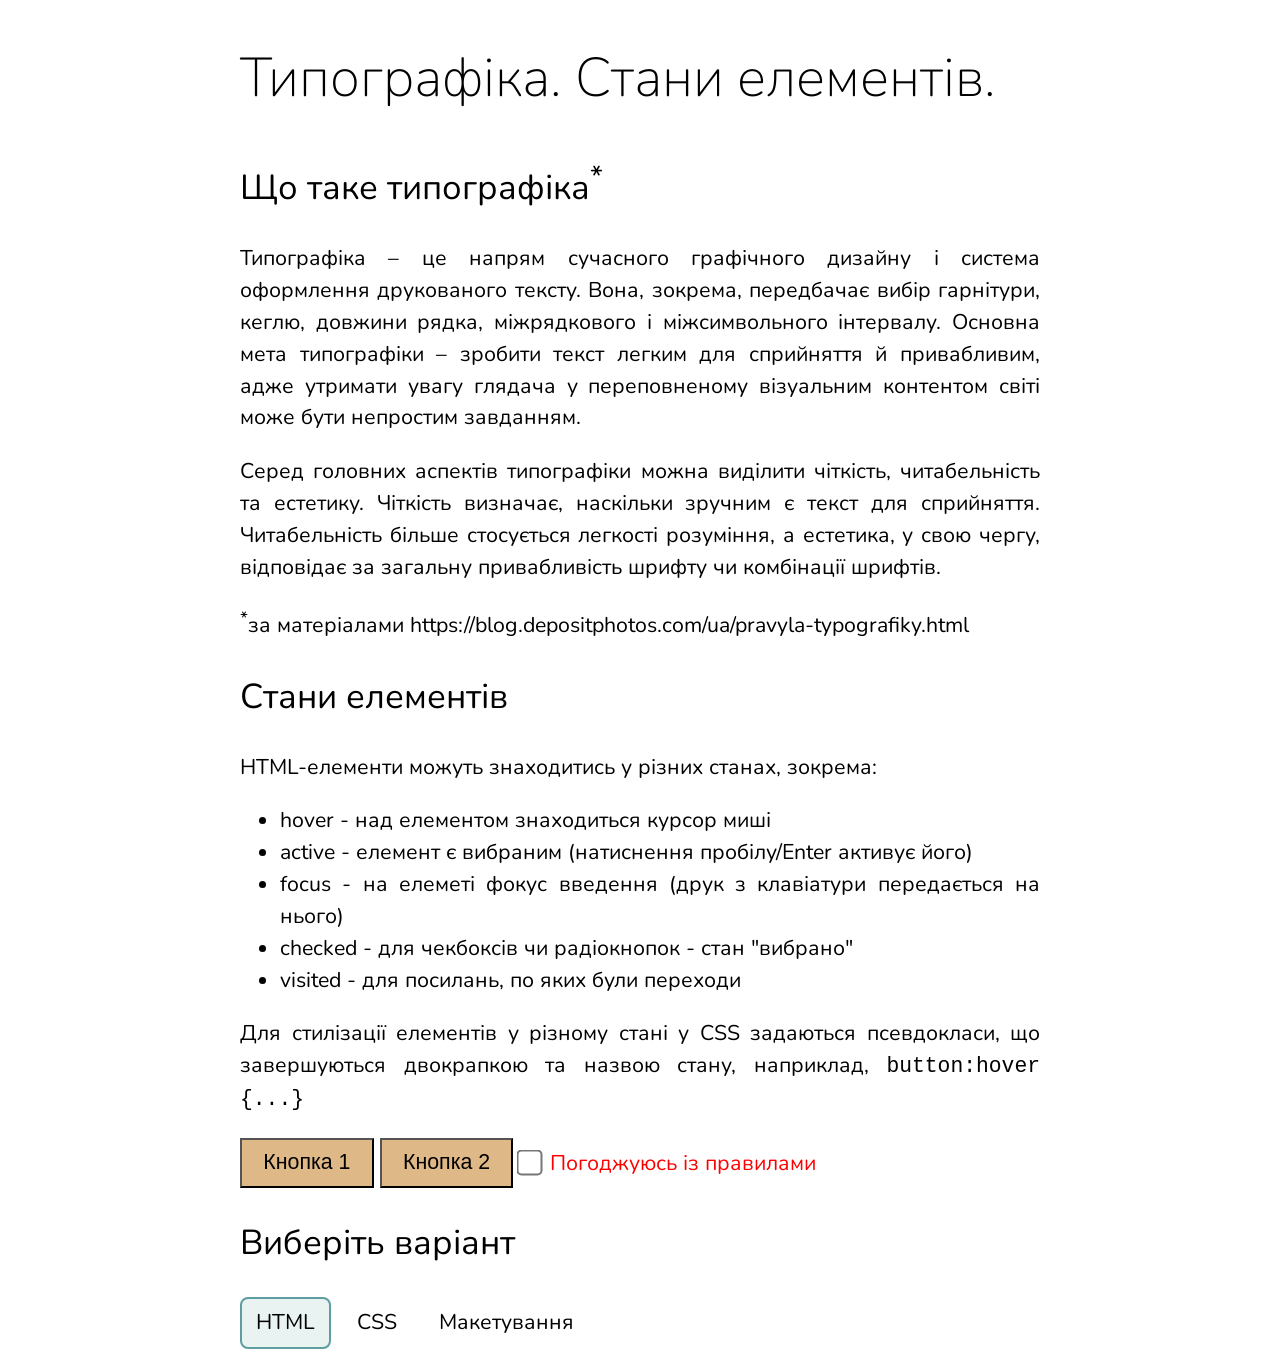
<file: typo.html>
<!DOCTYPE html>
<html lang="en">
<head>
    <meta charset="UTF-8">
    <meta name="viewport" content="width=device-width, initial-scale=1.0">
    <title>Typography</title>
    
    <link rel="preconnect" href="https://fonts.googleapis.com">
    <link rel="preconnect" href="https://fonts.gstatic.com" crossorigin>
    <link href="https://fonts.googleapis.com/css2?family=Nunito:ital,wght@0,200..1000;1,200..1000&family=Roboto:ital,wght@0,100..900;1,100..900&display=swap" rel="stylesheet">

    <link rel="stylesheet" href="typo.css" />
</head>
<body class="nunito-regular">
    <h1 class="display-large">Типографіка. Стани елементів.</h1>
    <h2 class="display-medium">Що таке типографіка<sup>*</sup></h2>
    <p>
        Типографіка – це напрям сучасного графічного дизайну і система оформлення 
        друкованого тексту. Вона, зокрема, передбачає вибір гарнітури, 
        кеглю, довжини рядка, міжрядкового і міжсимвольного інтервалу. 
        Основна мета типографіки&nbsp;– зробити текст легким для сприйняття й привабливим, 
        адже утримати увагу глядача у переповненому візуальним контентом світі 
        може бути непростим завданням.
    </p>
    <p>
        Серед головних аспектів типографіки можна виділити чіткість, читабельність та естетику. 
        Чіткість визначає, наскільки зручним є текст для сприйняття. 
        Читабельність більше стосується легкості розуміння, а естетика, у свою чергу, 
        відповідає за загальну привабливість шрифту чи комбінації шрифтів.
    </p>
    <sup>*</sup>за матеріалами https://blog.depositphotos.com/ua/pravyla-typografiky.html

    <h2 class="display-medium">Стани елементів</h2>
    <p>
        HTML-елементи можуть знаходитись у різних станах, зокрема:
    </p>
    <ul>
        <li>hover - над елементом знаходиться курсор миші</li>
        <li>active - елемент є вибраним (натиснення пробілу/Enter активує його)</li>
        <li>focus - на елеметі фокус введення (друк з клавіатури передається на нього)</li>
        <li>checked - для чекбоксів чи радіокнопок - стан "вибрано"</li>
        <li>visited - для посилань, по яких були переходи</li>
    </ul>
    <p>
        Для стилізації елементів у різному стані у CSS задаються псевдокласи,
        що завершуються двокрапкою та назвою стану, наприклад, 
        <code>button:hover {...}</code>
    </p>
    <p>
        <button>Кнопка 1</button> 
        <button>Кнопка 2</button>
        <input type="checkbox" id="agree" /><label for="agree">Погоджуюсь із правилами</label>
    </p>
    <h2 class="display-medium">Виберіть варіант</h2>
    <div class="radio-list">
        <input type="radio" id="option-html" name="topic" checked />
        <label for="option-html">HTML</label>
        <input type="radio" id="option-css" name="topic" />
        <label for="option-css">CSS</label>
        <input type="radio" id="option-layout" name="topic" />
        <label for="option-layout">Макетування</label>
    </div>
</body>
</html>
</file>
<file: cards.css>
:root {
  --page-bg: #f2f2f2;
  --card-border: #d8d8d8;
  --card-soft: rgba(255,255,255,0.25);
  --text: #121212;
  --muted: #757575;
  --price: #111111;
  --old-price: #bcbcbc;
  --gold: #f7b500;
  --shadow: rgba(15, 15, 15, 0.08);
}

* {
  box-sizing: border-box;
}

html, body {
  margin: 0;
  min-height: 100%;
  background: var(--page-bg);
  color: var(--text);
  font-family: 'Segoe UI', Tahoma, sans-serif;
}

body {
  padding: 22px 0 40px;
}

.page-shell {
  max-width: 1220px;
  margin: 0 auto;
  padding-left: 18px;
  padding-right: 18px;
}

h1 {
  margin: 0;
  font-size: 64px;
  line-height: 1;
  letter-spacing: -0.08em;
  font-weight: 900;
}

.catalog {
  margin-top: 28px;
}

.catalog-header h2 {
  margin: 0;
  font-size: 24px;
  font-weight: 600;
  letter-spacing: -0.02em;
}

.catalog-copy {
  margin: 14px 0 26px;
  max-width: 940px;
  color: var(--muted);
  font-size: 14px;
  line-height: 1.5;
}

.product-grid {
  display: flex;
  flex-wrap: nowrap;
  gap: 18px;
  align-items: stretch;
  overflow: hidden;
}

.product-card {
  width: 170px;
  min-height: 338px;
  background: var(--card-soft);
  border: 1px solid var(--card-border);
  border-radius: 12px;
  padding: 12px 12px 10px;
  display: flex;
  flex-direction: column;
  box-shadow: 0 3px 8px var(--shadow);
}

.product-visual {
  position: relative;
  height: 126px;
  border-radius: 10px 10px 0 0;
  background: linear-gradient(180deg, #f5f5f5 0%, #e9e9e9 100%);
  overflow: hidden;
  margin-bottom: 12px;
}

.product-card h3 {
  margin: 0;
  font-size: 16px;
  line-height: 1.2;
  font-weight: 700;
  letter-spacing: -0.03em;
}

.rating {
  margin-top: 6px;
  margin-bottom: 8px;
  font-size: 14px;
  line-height: 1;
  letter-spacing: 0.04em;
  color: var(--gold);
}

.product-card p {
  margin: 0;
  color: #666;
  font-size: 11px;
  line-height: 1.5;
  min-height: 62px;
}

.bottom-row {
  margin-top: auto;
  display: flex;
  align-items: flex-end;
  justify-content: space-between;
  gap: 8px;
  padding-top: 8px;
}

.price-block {
  display: flex;
  flex-direction: column;
  gap: 1px;
}

.old-price {
  color: var(--old-price);
  font-size: 12px;
  text-decoration: line-through;
  line-height: 1.1;
}

.new-price {
  color: var(--price);
  font-size: 18px;
  line-height: 1.1;
  font-weight: 700;
}

.buy-btn {
  width: 26px;
  height: 26px;
  border: 1px solid #111;
  border-radius: 6px;
  background: #fff;
  color: #111;
  display: grid;
  place-items: center;
  font-size: 12px;
  font-weight: 700;
  cursor: pointer;
}

.mic-body {
  position: absolute;
  left: 50%;
  top: 32px;
  transform: translateX(-50%);
  width: 62px;
  height: 83px;
  background: linear-gradient(180deg, #2d2d2d 0%, #0f0f0f 100%);
  border-radius: 22px 22px 18px 18px;
  box-shadow: inset 0 0 0 1px rgba(255,255,255,0.08);
}

.mic-body::before {
  content: "";
  position: absolute;
  left: 50%;
  top: -12px;
  transform: translateX(-50%);
  width: 60px;
  height: 14px;
  background: linear-gradient(180deg, #2d2d2d 0%, #101010 100%);
  border-radius: 12px;
}

.mic-body::after {
  content: "";
  position: absolute;
  left: 50%;
  bottom: -16px;
  transform: translateX(-50%);
  width: 14px;
  height: 24px;
  background: linear-gradient(180deg, #222 0%, #0a0a0a 100%);
  border-radius: 0 0 10px 10px;
}

.mic-detail {
  position: absolute;
  left: 50%;
  top: 46px;
  transform: translateX(-50%);
  width: 46px;
  height: 46px;
  border-radius: 50%;
  border: 2px solid rgba(255,255,255,0.12);
}

.headband {
  position: absolute;
  left: 50%;
  top: 18px;
  transform: translateX(-50%);
  width: 92px;
  height: 66px;
  border: 8px solid #1d1d1d;
  border-bottom: none;
  border-radius: 60px 60px 0 0;
}

.ear {
  position: absolute;
  top: 62px;
  width: 30px;
  height: 46px;
  border-radius: 18px;
  background: linear-gradient(180deg, #2b2b2b 0%, #0d0d0d 100%);
}

.ear.left { left: 28px; }
.ear.right { right: 28px; }

.keyboard-body {
  position: absolute;
  left: 50%;
  bottom: 18px;
  transform: translateX(-50%);
  width: 104px;
  height: 46px;
  border-radius: 12px;
  background: linear-gradient(180deg, #070707 0%, #171717 100%);
}

.key-row {
  position: absolute;
  left: 50%;
  transform: translateX(-50%);
  height: 9px;
  background: linear-gradient(90deg, #373737 0%, #101010 100%);
  border-radius: 5px;
}

.key-row.one { width: 88px; bottom: 56px; }
.key-row.two { width: 98px; bottom: 42px; }
.key-row.three { width: 78px; bottom: 28px; }

.mouse-body {
  position: absolute;
  left: 50%;
  top: 20px;
  transform: translateX(-50%);
  width: 90px;
  height: 92px;
  background: linear-gradient(180deg, #f8f8f8 0%, #e0e0e0 100%);
  border-radius: 50% 50% 46% 46% / 56% 56% 46% 46%;
  box-shadow: inset 0 0 0 2px rgba(0,0,0,0.08);
}

.mouse-wheel {
  position: absolute;
  left: 50%;
  top: 52px;
  transform: translateX(-50%);
  width: 14px;
  height: 38px;
  border-radius: 9px;
  background: linear-gradient(180deg, #171717 0%, #2a2a2a 100%);
}

.speaker-box {
  position: absolute;
  left: 50%;
  top: 38px;
  transform: translateX(-50%);
  width: 82px;
  height: 74px;
  border-radius: 10px;
  background: linear-gradient(180deg, #f6f6f6 0%, #d9d9d9 100%);
}

.speaker-ring {
  position: absolute;
  left: 50%;
  top: 54px;
  transform: translateX(-50%);
  width: 46px;
  height: 42px;
  border-radius: 50%;
  border: 7px solid rgba(17,17,17,0.12);
}

.camera-shell {
  position: absolute;
  left: 50%;
  top: 38px;
  transform: translateX(-50%);
  width: 100px;
  height: 70px;
  border-radius: 18px;
  background: linear-gradient(180deg, #181818 0%, #050505 100%);
}

.camera-shell::before {
  content: "";
  position: absolute;
  left: 12px;
  top: 14px;
  width: 20px;
  height: 10px;
  border-radius: 5px;
  background: rgba(255,255,255,0.12);
}

.camera-lens {
  position: absolute;
  left: 50%;
  top: 48px;
  transform: translateX(-50%);
  width: 40px;
  height: 40px;
  border-radius: 50%;
  border: 10px solid #111;
  background: radial-gradient(circle at 40% 40%, #4a4a4a 0%, #1d1d1d 42%, #0a0a0a 100%);
}

@media (max-width: 1080px) {
  .product-grid {
    gap: 14px;
  }
  .product-card {
    width: 160px;
  }
}

@media (max-width: 760px) {
  .page-shell {
    padding-left: 12px;
    padding-right: 12px;
  }
  h1 {
    font-size: 42px;
  }
  .product-grid {
    flex-wrap: wrap;
  }
  .product-card {
    width: calc(50% - 14px);
  }
}

@media (max-width: 440px) {
  .product-card {
    width: 100%;
  }
}
</file>
<file: css.css>
* {
    color:#333;
}

img {
    border: 2px solid gray;
    margin: 5px; /* margin - зовнішній відступ (від рамки) */
    padding: 5px; /* padding - внутрішній відступ (до рамки) */
    width: 30px;
}

h1 {
    text-align: center;
}

.middle {
    vertical-align: middle;
}

.selector-table {
    border: 2px solid lightgray;
    border-collapse: collapse;
}

.selector-table th, .selector-table td {
    border: 1px solid lightgray;
}
</file>
<file: flex.css>
.container {
    border: 2px solid salmon;
    display: flex; /* режим флекс-контейнера */
}
.h-150 {
    height: 150px;
}
.h-auto {
    height: auto !important;
}
.item {
    background-color: tomato;
    border: 2px solid maroon;
    height: 100px;
    display: flex;
    justify-content: center;
    align-items: center;
    width: 100px;
}
.j-center {
    justify-content: center; /* вирівнювання вздовж головної осі */
}
.j-between {
    justify-content: space-between; /*  */
}
.j-evenly {
    justify-content: space-evenly; /*  */
}
.j-around {
    justify-content: space-around; /*  */
}
.a-center {
    align-items: center; /* вирівнювання поперек головної осі */
}
.a-stretch {
    align-items: stretch; /* вирівнювання поперек головної осі */
}
.flex-1 {
    background-color: lime;
    flex: 1;
}
.flex-2 {
    background-color: orange;
    flex: 2;
}
.card {
    background-color: white;
    border: 1px solid #aaa;
    display: flex;
    flex-direction: column;
    width: 280px;
}
.card-image {
    display: block;
    height: 170px;
    object-fit: cover;
    width: 100%;
}
.card-content {
    display: flex;
    flex: 1;
    flex-direction: column;
    padding: 10px;
}
.card-headline {
    font-size: 24px;
    margin: 0 0 5px;
}
.card-subhead {
    color: #666;
    margin: 0 0 10px;
}
.card-text {
    flex: 1;
    line-height: 1.5;
    margin: 0 0 12px;
}
.card-footer {
    display: flex;
    flex-wrap: wrap;
    align-items: center;
    gap: 8px;
}
.card-button {
    border: 1px solid #777;
    background: white;
    cursor: pointer;
    font: inherit;
    padding: 6px 10px;
}
.card-button-primary {
    margin-left: auto;
    background: #ddd;
    color: white;
}
.card-price {
    font-size: 18px;
    font-weight: 700;
}
</file>
<file: forms.css>
body {
  margin: 20px;
  font-family: Arial, sans-serif;
}

.page {
  max-width: 1000px;
  margin: 0 auto;
}

.intro {
  line-height: 1.5;
}

.form-table {
  width: 100%;
  border-collapse: collapse;
}

.form-table th,
.form-table td {
  padding: 8px;
  border: 1px solid #aaa;
  text-align: left;
}

.form-table thead {
  background: #e7e7e7;
}

.form-table tbody th {
  width: 20%;
}

input,
select,
textarea {
  max-width: 100%;
}

.form-table label {
  margin-right: 8px;
}

.demo-button {
  margin-top: 12px;
  padding: 6px 12px;
}

@media (max-width: 650px) {
  body {
    margin: 12px;
  }

  .form-table thead {
    display: none;
  }

  .form-table tr,
  .form-table th,
  .form-table td {
    display: block;
    width: auto;
  }
}
</file>
<file: rgb.css>
body {
  max-width: 800px;
  margin: 20px auto;
  padding: 0 12px;
  font-family: Arial, sans-serif;
  line-height: 1.5;
}

.color-grid {
  display: flex;
  flex-wrap: wrap;
  gap: 10px;
}

.swatch {
  display: flex;
  width: 160px;
  height: 80px;
  align-items: end;
  padding: 6px;
  border: 1px solid #777;
}

.swatch span {
  padding: 2px 4px;
  background: white;
  font-family: monospace;
}

.red { background: rgb(255, 0, 0); }
.green { background: rgb(0, 255, 0); }
.blue { background: rgb(0, 0, 255); }
.gray { background: rgb(128, 128, 128); }
</file>
<file: tabels.css>
.product-table {
    border: 2px solid lightgray;
    border-collapse: collapse;
}

.product-table th,
.product-table td {
    border: 1px solid lightgray;
    padding: 5px 7px;
}

.product-table td:first-child {
    text-align: center;
}

.product-table td:nth-child(3) {
    text-align: right;
}

.product-table tbody tr:nth-child(1),
.product-table tbody tr:nth-child(2) {
    background-color: #fff2cc;
}

.product-table tbody tr:nth-child(3),
.product-table tbody tr:nth-child(4) {
    background-color: #cfe2f3;
}

.product-table tbody tr:nth-child(5) {
    background-color: #d9d2e9;
}

.product-table tbody tr:nth-child(6),
.product-table tbody tr:nth-child(7) {
    background-color: #fce5cd;
}
</file>
<file: tables.css>
.product-table {
    border: 2px solid lightgray; 
    border-collapse: collapse;
}
.product-table th, .product-table td {
    border: 1px solid lightgray; 
    padding: 5px 7px; /* перший - вертикальний, другий - горизонтальний*/
}
.product-table td:first-child { /* :first-child - перший у блоці (тут - у рядку)*/
    text-align: center;
}
.product-table td:nth-child(3) { /* :nth-child - n-й елемент (3 - кожен третій) */
    text-align: right;
}
.product-table tbody tr:nth-child(odd) {  /* odd - непарні, even - парні елементи*/
    background-color: #fafafa;
}
.product-table tbody tr:nth-child(even) {  /* odd - непарні, even - парні елементи*/
    background-color: #f0f0f0;
}
</file>
<file: typo.css>
body {
    margin: auto;
    max-width: 800px;
    text-align: justify;
}
.roboto-regular {
  font-family: "Roboto", sans-serif;
  font-optical-sizing: auto;
  font-weight: 400;
  font-size: 16pt;
  font-style: normal;
  font-variation-settings: "wdth" 100;
  line-height: 1.5;
}
.nunito-regular {
  font-family: "Nunito", sans-serif;
  font-optical-sizing: auto;
  font-weight: 400;
  font-size: 16pt;
  font-style: normal;
  font-variation-settings: "wdth" 100;
  line-height: 1.5;
}
.display-large {
    font-size: 41pt;
    font-weight: 200;
    font-variation-settings: "wdth" 75;
}
.display-medium {
    font-size: 26pt;
    font-weight: 400;
}
button { /* базовий стиль - для всіх станів */
    background-color: burlywood;
    font-size: 16pt;
    padding: .5em 1em;
}
button:hover { /* стиль стану (псевдоклас) - включається коли над елементом курсор */
    background-color: cadetblue;
}
button:focus { /* стиль стану (псевдоклас) - включається коли елемент активний */
    background-color: rgb(26, 109, 50);
}
#agree { /* з символу # починаються стилі для атрибута id (<input id="agree" ...) */
    margin-right: 1em;
    transform: scale(2);
}
#agree ~ label { /* ~ - наступний елемент за даним (з тегом label) */
    color: red;
}
#agree:checked ~ label { /* ~ - наступний елемент за відміченим елементом */
    color: green;
}
#agree:hover {
    outline: 2px solid cadetblue;
    outline-offset: 3px;
}
.radio-list {
    display: flex;
    flex-wrap: wrap;
    gap: 10px;
}
.radio-list input {
    height: 1px;
    margin: 0;
    opacity: 0;
    position: absolute;
    width: 1px;
}
.radio-list label {
    border: 2px solid transparent;
    border-radius: 8px;
    cursor: pointer;
    padding: 8px 14px;
}
.radio-list input:checked + label {
    border-color: cadetblue;
    background-color: #e8f3f2;
}
.radio-list input:focus-visible + label {
    outline: 2px solid #1a6d32;
    outline-offset: 2px;
}
</file>
